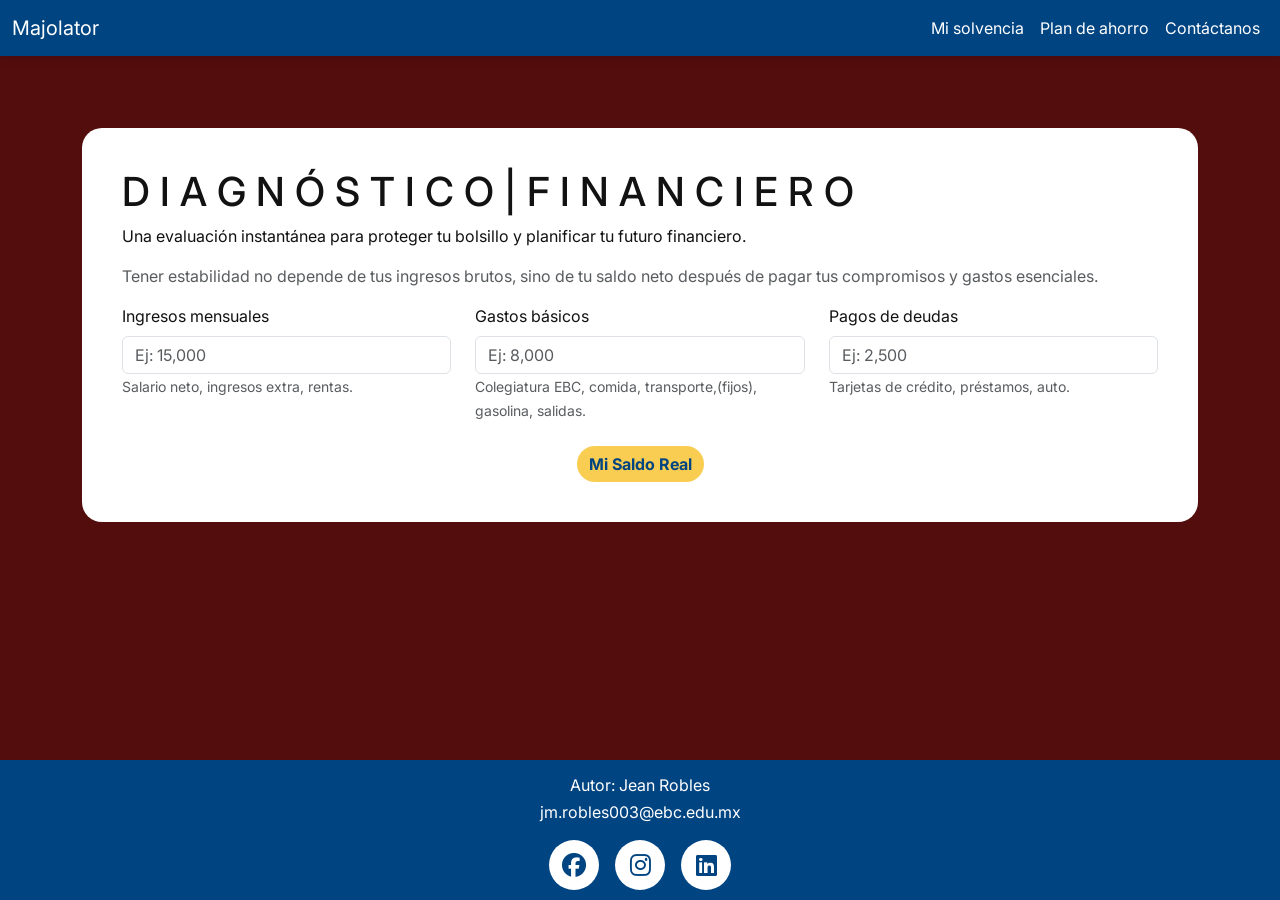
<file: index.html>
<!DOCTYPE html>
<html lang="es">
<head>
    <meta charset="UTF-8">
  <meta name="Calculadora para evaluar el estado financiero de una persona.">
  <meta name="keywords" content="Finanzas, Presupuestos, Salarios, Gastos, Ahorros">
  <meta name="author" content="Jean Robles">
  <meta name="viewport" content="width=device-width, initial-scale=1.0">

<!-- Este es un enlace externo para conectarse con el css utilizando el Bootstrap -->
  <link href="https://cdn.jsdelivr.net/npm/bootstrap@5.3.8/dist/css/bootstrap.min.css" rel="stylesheet">
<!-- Iconos (FontAwesome) para ilustrar las categorías -->
    <link rel="stylesheet" href="https://cdnjs.cloudflare.com/ajax/libs/font-awesome/6.4.0/css/all.min.css">
  <link href="https://fonts.googleapis.com/css2?family=Inter:wght@300;400;600;700&amp;display=swap" rel="stylesheet">

  <!--Enlace al style.css para aplicar estilos personalizados-->
<link rel="stylesheet" href="style1.css">
<title>Calculadora | Majolator</title>

</head>

<!-- INICIA EL CUERPO DE LA PÁGINA -->
<body>
    <nav class="navbar navbar-expand-lg navbar-custom fixed-top">
        <div class="container-fluid">
            <!-- Marca de la Aplicación -->
            <a class="navbar-brand" href="#">Majolator</a> <!-- aquí 
            vamos agregar un logo -->
            
            <!-- Botón de Toggler: Ahora abre el Offcanvas en móvil -->
            <button class="navbar-toggler" type="button" data-bs-toggle="offcanvas" data-bs-target="#offcanvasMenu" aria-controls="offcanvasMenu" aria-label="Toggle navigation">
                <span class="navbar-toggler-icon"></span>
            </button>
            
            <!-- Menú de Desktop: Solo visible cuando el navbar está expandido (>= lg) -->
            <div class="collapse navbar-collapse" id="navbarNavDesktop">
                <ul class="navbar-nav ms-auto">
                    <li class="nav-item">
                        <a class="nav-link active" aria-current="page" href="#calculadora">Mi solvencia</a>
                    </li>
                    <li class="nav-item">
                        <a class="nav-link" href="index1.html">Plan de ahorro</a>
                    </li>
                    <li class="nav-item">
                        <a class="nav-link" href="#contacto">Contáctanos</a>
                    </li>
                </ul>
            </div>
        </div>
    </nav>
<!-- MENU DE OFFCANVAS PARA CUANDO LA PANTALLA PEQUEÑA SE DESPLIEGUE EN EL LATERAL-->
 <div class="offcanvas offcanvas-end" tabindex="-1" id="offcanvasMenu" aria-labelledby="offcanvasMenuLabel">
      <div class="offcanvas-header"> <!-- Estilos aplicados en styles.css -->
        <h5 class="offcanvas-title" id="offcanvasMenuLabel">Menú de solvencia</h5>
        <!-- btn-close-white se usa para que el ícono de cierre sea blanco sobre fondo azul -->
        <button type="button" class="btn-close btn-close-white" data-bs-dismiss="offcanvas" aria-label="Close"></button>
      </div>
      <div class="offcanvas-body">
        <ul class="navbar-nav justify-content-end flex-grow-1 pe-3">
            <!-- Los links se cierran automáticamente al hacer click (data-bs-dismiss) -->
            <li class="nav-item">
                <a class="nav-link active" aria-current="page" href="#calculadora" data-bs-dismiss="offcanvas">Mi Balance</a>
            </li>
            <li class="nav-item">
                </li><li class="nav-item"><a class="nav-link" href="index1.html">¿Qué es 50/30/20?</a></li>
            
            <li class="nav-item">
                <a class="nav-link" href="#contacto" data-bs-dismiss="offcanvas">¿Dudas?</a>
            </li>
        </ul>
      </div>
    </div>

<!--SECCIÓN PRINCIPAL DE LA CALCULADORA-->

<div class="container my-5" id="calculadora">
        <div class="calculator-card">
            <h1 class="title">D I A G N Ó S T I C O  |  F I N A N C I E R O</h1>
            <p class="subtitle">Una evaluación instantánea para proteger tu bolsillo y planificar tu futuro financiero.</p>
            <p class="subtitle-description text-muted">Tener estabilidad no depende de tus ingresos brutos, sino de tu saldo neto después de pagar tus compromisos y gastos esenciales.</p>
            
            <div class="row g-4">
                <!-- Inputs adaptados a Finanzas Personales -->
                <!-- Sistema de Rejilla: Se adapta a Móvil, Tablet y Desktop -->
                <div class="col-12 col-md-6 col-lg-4">
                    <label for="monthlyIncome" class="form-label">Ingresos mensuales</label>
                    <input type="number" class="form-control" id="monthlyIncome" placeholder="Ej: 15,000" min="0">
                    <small class="text-muted">Salario neto, ingresos extra, rentas.</small>
                </div>
                
                <div class="col-12 col-md-6 col-lg-4">
                    <label for="livingExpenses" class="form-label">Gastos básicos</label>
                    <input type="number" class="form-control" id="livingExpenses" placeholder="Ej: 8,000" min="0">
                    <small class="text-muted">Colegiatura EBC, comida, transporte,(fijos), gasolina, salidas.</small>
                </div>
                
                <div class="col-12 col-md-6 col-lg-4">
                    <label for="debtPayments" class="form-label">Pagos de deudas</label>
                    <input type="number" class="form-control" id="debtPayments" placeholder="Ej: 2,500" min="0">
                    <small class="text-muted">Tarjetas de crédito, préstamos, auto.</small>
                </div>

                <!-- Botón de Acción -->
                <div class="col-12 mt-4 text-center">
                    <button class="btn btn-calculate" onclick="calculatePersonalSolvency()">
                        Mi Saldo Real
                    </button>
                </div>
            </div>

            <!-- Resultado Visual (El Semáforo Financiero) -->
            <div id="resultContainer" class="d-none">
                <h3 class="title">Mi Saldo Real</h3>
                <div id="resultValue" class="display-4 fw-bold my-2">--</div>
                <div id="resultAnalysis" class="fw-semibold mt-3">Ingresa tus datos para calcular.</div>
                
                <!-- Barra de progreso visual para el nivel de endeudamiento -->
                <div class="progress mt-4" style="height: 25px;">
                    <div id="debtProgressBar" class="progress-bar progress-bar-striped progress-bar-animated" role="progressbar" style="width: 0%" aria-valuenow="0" aria-valuemin="0" aria-valuemax="100">Nivel de Deuda</div>
                </div>
                <small class="text-muted d-block mt-2">Porcentaje de tus ingresos comprometidos en deuda.</small>
            </div>

        </div>
    </div>

    <footer id="main-footer">
    <p id="autor">Autor: Jean Robles</p>
  <p id="correo"><a href="mailto:iy.paez@ebc.edu.mx">jm.robles003@ebc.edu.mx</a></p>
     <div class="social"> 
   <a href="#" ><i class="fab fa-facebook"> </i> 
    <a href="#" ><i class="fab fa-instagram"> </i> 
      <a href="#" ><i class="fab fa-linkedin"> </i>
  </a>
  
    
       </div>
       
    </footer>
<!--ENLACE DEL JS DEL BOOTSTRAP-->
    <script src="https://cdn.jsdelivr.net/npm/bootstrap@5.3.8/dist/js/bootstrap.bundle.min.js"></script>

    <!-- enlace del js -->

    <script src="script.js"></script>
</body>
</html>
</file>
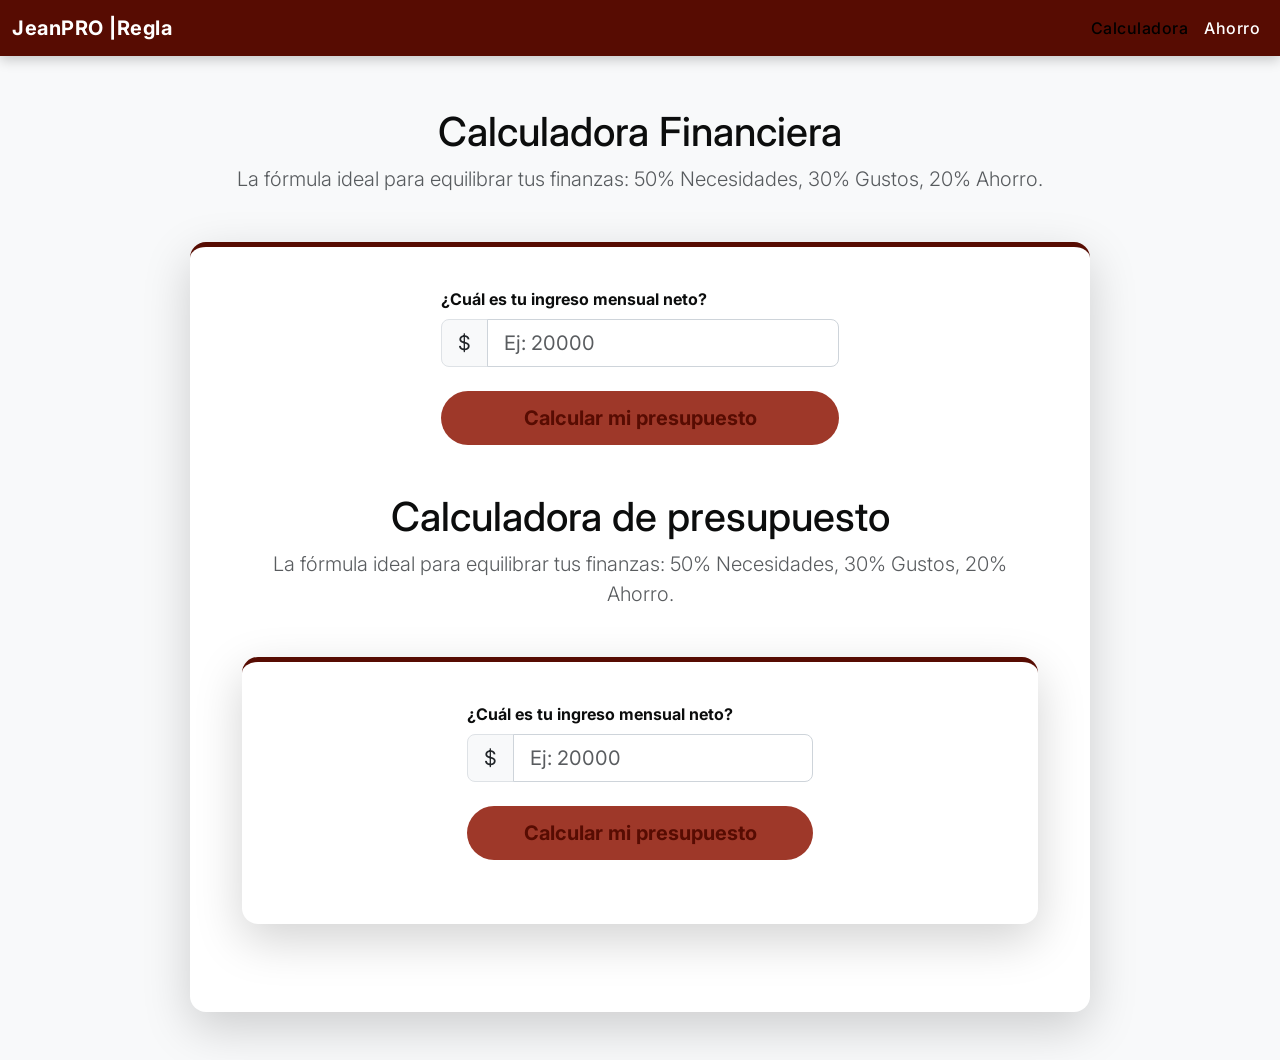
<file: index1.html>
<!DOCTYPE html>
<html>
<head>
 
  <meta charset="UTF-8">
  <meta name="Calculadora para evaluar el estado financiero de una persona.">
  <meta name="keywords" content="Finanzas, Presupuestos, Salarios, Gastos, Ahorros">
  <meta name="author" content="Juan Meza">
  <meta name="viewport" content="width=device-width, initial-scale=1.0">

<!-- Este es un enlace externo para conectarse con el css utilizando el Bootstrap -->
  <link href="https://cdn.jsdelivr.net/npm/bootstrap@5.3.8/dist/css/bootstrap.min.css" rel="stylesheet">

   <!-- Iconos (FontAwesome) para ilustrar las categorías -->
    <link rel="stylesheet" href="https://cdnjs.cloudflare.com/ajax/libs/font-awesome/6.4.0/css/all.min.css">
  
    <link href="https://fonts.googleapis.com/css2?family=Inter:wght@300;400;600;700&amp;display=swap" rel="stylesheet">

  <!--Enlace al style.css para aplicar estilos personalizados-->
<link rel="stylesheet" href="style.css">
<title>Regla 50/30/20 | Calculadora Presupuesto </title>
</head>


<!-- INICIA el CUERPO DE LA PAGINA-->
<body>

    <!--Navegacion responsive con grid con bootstrap-->

    <nav class="navbar navbar-expand-lg navbar-custom fixed-top">
        <div class="container-fluid">
            <a class="navbar-brand" href="#"> JeanPRO |Regla</a>
            
            <button class="navbar-toggler" type="button" data-bs-toggle="offcanvas" data-bs-target="#offcanvasMenu" aria-controls="offcanvasMenu" aria-label="Toggle navigation">
                <span class="navbar-toggler-icon"></span>
            </button>
            
            <!-- Menú Desktop -->
            <div class="collapse navbar-collapse" id="navbarNavDesktop">
                <ul class="navbar-nav ms-auto">
                    <li class="nav-item"><a class="nav-link active" href="index.html">Calculadora</a></li>
                    <!-- ¡ENLACE ACTUALIZADO! -->
                    
                    <li class="nav-item"><a class="nav-link" href="#">Ahorro</a></li>
                </ul>
            </div>
        </div>
    </nav>

    <!--Offcanvas Menu para cuando se haga mas pequeña la pantalla-->

    <div class="offcanvas offcanvas-end" tabindex="-1" id="offcanvasMenu" aria-labelledby="offcanvasMenuLabel">
      <div class="offcanvas-header">
        <h5 class="offcanvas-title" id="offcanvasMenuLabel">MENÚ FINANCIERO</h5>
        <button type="button" class="btn-close btn-close-white" data-bs-dismiss="offcanvas" aria-label="Close"></button>
      </div>
      <div class="offcanvas-body">
        <ul class="navbar-nav justify-content-end flex-grow-1 pe-3">
            <li class="nav-item"><a class="nav-link active" href="index.html" data-bs-dismiss="offcanvas">Calculadora</a></li>
            <li class="nav-item"><a class="nav-link" href="#" data-bs-dismiss="offcanvas">Contáctanos</a></li>
        </ul>
      </div>
    </div>

    <!--======================================================================-->
    <!--                CUERPO PRINCIPAL DE LA CALCULADORA 50/ 30/ 20.        -->
    <!--======================================================================-->

     <div class="container my-5 content-wrapper">
        <div class="text-center mb-5">
            <h1 class="main-title">Calculadora Financiera</h1>
            <p class="lead text-muted">La fórmula ideal para equilibrar tus finanzas: 50% Necesidades, 30% Gustos, 20% Ahorro.</p>
        </div>


        <div class="calculator-card shadow-lg">
            
            <!-- SECCIÓN 1: ENTRADA DE DATOS -->
            <div class="row justify-content-center mb-4">
                <div class="col-md-8 col-lg-6">
                    <label for="netIncome" class="form-label fw-bold">¿Cuál es tu ingreso mensual neto?</label>
                    <div class="input-group input-group-lg">
                        <span class="input-group-text bg-light">$</span>
                        <input type="number" class="form-control" id="netIncome" placeholder="Ej: 20000">
                    </div>
                    <div class="d-grid gap-2 mt-4">
                        <button class="btn btn-calculate btn-lg" onclick="calculateBudget()">
                            Calcular mi presupuesto
                        </button>
                    </div>
                </div>
            </div>

            <div class="container my-5 content-wrapper">
        <div class="text-center mb-5">
            <h1 class="main-title">Calculadora de presupuesto</h1>
            <p class="lead text-muted">La fórmula ideal para equilibrar tus finanzas: 50% Necesidades, 30% Gustos, 20% Ahorro.</p>
        </div>


        <div class="calculator-card shadow-lg">
            
            <!-- SECCIÓN 1: ENTRADA DE DATOS -->
            <div class="row justify-content-center mb-4">
                <div class="col-md-8 col-lg-6">
                    <label for="netIncome" class="form-label fw-bold">¿Cuál es tu ingreso mensual neto?</label>
                    <div class="input-group input-group-lg">
                        <span class="input-group-text bg-light">$</span>
                        <input type="number" class="form-control" id="netIncome" placeholder="Ej: 20000">
                    </div>
                    <div class="d-grid gap-2 mt-4">
                        <button class="btn btn-calculate btn-lg" onclick="calculateBudget()">
                            Calcular mi presupuesto
                        </button>
                    </div>
                </div>
            </div>

 <!-- SECCIÓN 2: RESULTADOS VISUALES (OCULTO AL INICIO) -->
            <div id="resultsSection" class="d-none animate-fade-in">
                <hr class="my-5">
                
                <h3 class="text-center mb-4" style="color: var(--color-primary);">Así deberías distribuir tu dinero:</h3>


                <!-- GRÁFICO CSS PURO -->
                <div class="chart-container mb-5">
                    <div class="pie-chart" id="budgetChart"></div>
                </div>


                <!-- TARJETAS DE DESGLOSE (GRID SYSTEM) -->
                <div class="row g-4">
                    
                    <!-- 50% NECESIDADES -->
                    <div class="col-12 col-md-4">
                        <div class="card h-100 result-card border-needs">
                            <div class="card-body text-center">
                                <div class="icon-circle bg-needs mb-3">
                                    <i class="fa-solid fa-house"></i>
                                </div>
                                <h5 class="card-title text-needs">50% Necesidades</h5>
                                <p class="display-6 fw-bold" id="valNeeds">$0</p>
                                <p class="card-text small text-muted">Renta, despensa, transporte, servicios básicos.</p>
                            </div>
                        </div>
                    </div>


                    <!-- 30% GUSTOS -->
                    <div class="col-12 col-md-4">
                        <div class="card h-100 result-card border-wants">
                            <div class="card-body text-center">
                                <div class="icon-circle bg-wants mb-3">
                                    <i class="fa-solid fa-plane"></i>
                                </div>
                                <h5 class="card-title text-wants">30% Gustos</h5>
                                <p class="display-6 fw-bold" id="valWants">$0</p>
                                <p class="card-text small text-muted">Salidas, ropa, streaming, hobbies.</p>
                            </div>
                        </div>
                    </div>


                    <!-- 20% AHORRO -->
                    <div class="col-12 col-md-4">
                        <div class="card h-100 result-card border-savings">
                            <div class="card-body text-center">
                                <div class="icon-circle bg-savings mb-3">
                                    <i class="fa-solid fa-piggy-bank"></i>
                                </div>
                                <h5 class="card-title text-savings">20% Ahorro</h5>
                                <p class="display-6 fw-bold" id="valSavings">$0</p>
                                <p class="card-text small text-muted">Fondo de emergencia, retiro, pago de deudas.</p>
                            </div>
                        </div>
                    </div>


                </div> <!-- Fin Row -->
            </div> <!-- Fin Results -->


        </div>
    </div>

    <!--ENLACE DEL JS DEL BOOTSTRAP-->
    <script src="https://cdn.jsdelivr.net/npm/bootstrap@5.3.8/dist/js/bootstrap.bundle.min.js"></script>

    <!-- enlace del js -->

    <script src="script1.js"></script>

    




</body>

</html>
</file>
<file: style1.css>
:root {
    --color-primary: #004481;   /* Azul  */
    --color-needs: #004481;     /* 50% - Azul Oscuro */
    --color-wants: #2DCCCD;     /* 30% - Aqua/Turquesa */
    --color-savings: #F8CD51;   /* 20% - Amarillo/Dorado */
    
    --color-bg: #F4F4F4;
    --color-text: #121212;
}


body {
    font-family: 'Inter', sans-serif;
    background-color: var(--color-bg);
    color: var(--color-text);
    display: flex;
    flex-direction: column;
    padding-top: 80px; /* Espacio para el navbar fijo */
    min-height: 100vh;
  }




/* === NAVBAR Y OFFCANVAS (CONSERVADOS) === */
.navbar-custom {
    background-color: var(--color-primary);
    box-shadow: 0 2px 10px rgba(0,0,0,0.1);
}
.navbar-brand, .nav-link {
    color: white !important;
}
.offcanvas-header {
    background-color: var(--color-primary);
    color: white;
}
.offcanvas-title {
    color: white;
}


/* === TARJETA PRINCIPAL === */
.calculator-card {
    background-color: white;
    border-radius: 20px;
    padding: 40px;
    border: none;
}


.main-title {
    color: var(--color-primary);
    font-weight: 700;
}


/* === BOTÓN DE CALCULAR === */
.btn-calculate {
    background-color: var(--color-savings); /* Amarillo llamativo */
    color: var(--color-primary);
    font-weight: 700;
    border: none;
    border-radius: 50px;
    transition: transform 0.2s;
}
.btn-calculate:hover {
    background-color: #e5bd40;
    transform: scale(1.02);
}


/* === ESTILOS DE RESULTADOS (LAS 3 TARJETAS) === */
.result-card {
    border: none;
    background-color: #f9f9f9;
    border-radius: 15px;
    transition: transform 0.3s;
}
.result-card:hover {
    transform: translateY(-5px);
    box-shadow: 0 10px 20px rgba(0,0,0,0.05);
}


/* Bordes superiores de colores */
.border-needs { border-top: 5px solid var(--color-needs); }
.border-wants { border-top: 5px solid var(--color-wants); }
.border-savings { border-top: 5px solid var(--color-savings); }


/* Textos de colores */
.text-needs { color: var(--color-needs); }
.text-wants { color: var(--color-wants); }
.text-savings { color: #dcb342; /* Un poco más oscuro para leerse bien */ }


/* Círculos de iconos */
.icon-circle {
    width: 60px;
    height: 60px;
    border-radius: 50%;
    margin: 0 auto;
    display: flex;
    align-items: center;
    justify-content: center;
    color: white;
    font-size: 1.5rem;
}
.bg-needs { background-color: var(--color-needs); }
.bg-wants { background-color: var(--color-wants); }
.bg-savings { background-color: var(--color-savings); }


/* === GRÁFICO DE PASTEL (CSS PURO) === */
.chart-container {
    display: flex;
    justify-content: center;
    align-items: center;
}
.pie-chart {
    width: 200px;
    height: 200px;
    border-radius: 50%;
    /* Truco de CSS para hacer un gráfico circular con gradiente cónico */
    background: conic-gradient(
        var(--color-needs) 0% 50%,   /* 0 a 50% Azul */
        var(--color-wants) 50% 80%,  /* 50 a 80% Aqua (30% total) */
        var(--color-savings) 80% 100% /* 80 a 100% Amarillo (20% total) */
    );
    box-shadow: 0 4px 15px rgba(0,0,0,0.2);
    position: relative;
}
/* Agujero del centro para hacerlo "Donut Chart" */
.pie-chart::after {
    content: "FINY";
    position: absolute;
    top: 50%; left: 50%;
    transform: translate(-50%, -50%);
    width: 120px; height: 120px;
    background: white;
    border-radius: 50%;
    display: flex;
    align-items: center;
    justify-content: center;
    font-weight: bold;
    color: var(--color-primary);
}


#main-footer {
  background: var(--color-primary);
  color:white;
  text-align:center;
  padding: 10px;
  margin-top:auto;
}


footer a {
    color: #ffffff; 
    text-decoration: none; /*  quita el subrayado si no te gusta */
    /*font-weight: bold; / Opcional: lo hace un poco más gordito para leerse mejor */
}


#autor{
  margin: 0.2rem;
  color:white;
  text-decoration: none;
}




.social {
  display: flex;
  gap: 1rem;
  justify-content: center;
  margin-top: 1rem;
}


.social a {
  display: inline-flex;
  align-items: center;
  justify-content: center;
  width: 50px;
  height: 50px;
  background: #ffffff;
  color: var(--color-primary);
  border-radius: 50%;
  text-decoration: none;
  font-size: 1.5rem;
}


/* Animación simple */
.animate-fade-in {
    animation: fadeIn 0.8s ease-in-out;
}
@keyframes fadeIn {
    from { opacity: 0; transform: translateY(20px); }
    to { opacity: 1; transform: translateY(0); }
}


/* Ajustes Móviles */
@media (max-width: 768px) {
    .calculator-card { padding: 20px; }
    .display-6 { font-size: 1.5rem; }
}

/*PANTALLA PEQUEÑA*/


@media (min-width: 600px){
  body{
    background-color:#d41b07;
    flex-direction: row;
  }
}

/*PANTALLA MEDIANA*/


@media (min-width: 600px){
  body{
    background-color:#696463;
    flex-direction: column;
  }
}

/*PANTALLA GRANDE*/


@media (min-width: 600px){
  body{
    background-color:#444d4e;
    flex-direction: column;
  }
}

/*PANTALLA EXTRAGRANDE*/


@media (min-width: 800px){
  body{
    background-color:#530d0d;
    flex-direction: column;
  }
}
</file>
<file: style.css>
/* ========================================= */
/* === ESTILOS PERSONALIZADOS Y MEDIA QUERIES === */
/* ========================================= */
:root {
    --color-primary: #570c02; /* Azul corporativo */
    --color-accent: #9e3829; /* Amarillo/Naranja de énfasis */
    --color-dark: #0c0d0d;
    --color-success: #28a745; /* Verde claro para "good" */
    --color-warning: #f6fe06; /* Naranja para "warning" */
    --color-danger: #dc3545; /* Rojo para "danger" */
    --color-bg: #f8f9fa; /* Fondo muy neutro y limpio */
}

body {
    font-family: 'Inter', sans-serif;
    background-color: var(--color-bg);
    color: var(--color-dark);
    padding-top: 60px;
}

/* Navbar personalizado */
.navbar-custom {
    background-color: var(--color-primary);
    box-shadow: 0 4px 12px rgba(0, 0, 0, 0.2);
}
.navbar-custom .nav-link, .navbar-custom .navbar-brand {
    color: #ffffff;
    font-weight: 500;
    letter-spacing: 0.5px;
}
.navbar-custom .nav-link:hover {
    color: var(--color-accent);
}
.navbar-custom .navbar-brand {
    font-weight: 700;
}

/* Tarjeta Principal */
.calculator-card {
    background-color: #ffffff;
    border-radius: 16px;
    box-shadow: 0 15px 35px rgba(0, 0, 0, 0.1);
    padding: 40px;
    margin: 40px auto;
    max-width: 900px;
    border-top: 5px solid var(--color-primary); /* Línea azul corporativa */
}

.title {
    color: var(--color-primary);
    font-weight: 800;
}

.subtitle {
    font-size: 1.1rem;
    color: #495057;
}

.form-control {
    border-radius: 8px;
    padding: 12px;
    border: 1px solid #ced4da;
    transition: border-color 0.3s;
}
.form-control:focus {
    border-color: var(--color-primary);
    box-shadow: 0 0 0 0.2rem rgba(0, 68, 129, 0.25);
}

/* Botón llamativo (usando el color de acento) */
.btn-calculate {
    background-color: var(--color-accent);
    color: var(--color-primary); /* Texto azul sobre fondo amarillo */
    font-weight: 700;
    padding: 12px 30px;
    border-radius: 50px;
    border: none;
    transition: transform 0.2s, box-shadow 0.2s;
}
.btn-calculate:hover {
    background-color: #ffd24d; /* Un tono un poco más claro al hacer hover */
    color: var(--color-primary);
    transform: translateY(-2px);
    box-shadow: 0 5px 15px rgba(255, 187, 0, 0.4);
}

/* Contenedor de Resultados */
#resultContainer {
    margin-top: 35px;
    padding: 30px;
    border-radius: 12px;
    text-align: center;
    background-color: #e9ecef; /* Fondo de resultado ligeramente gris */
    border: 1px solid #dee2e6;
}

/* Colores de estado para el resultado */
.text-excellent { color: var(--color-success); }
.text-warning { color: var(--color-warning); }
.text-danger { color: var(--color-danger); }

/* MEDIA QUERIES PARA ADAPTABILIDAD */
@media (max-width: 768px) {
    .calculator-card {
        padding: 20px;
        margin: 20px 10px;
    }
    .subtitle-description {
        display: none; /* Ocultar descripción larga en móvil */
    }
    .display-4 {
        font-size: 2rem; /* Texto más pequeño en móvil */
    }
}

#main-footer {
  background: var(--color-primary);
  color:white;
  text-align:center;
  padding: 10px;
  margin-top:auto;
}


footer a {
    color: #ffffff; 
    text-decoration: none; /*  quita el subrayado si no te gusta */
    font-weight: bold; /*Opcional: lo hace un poco más gordito para leerse mejor */
}


#autor{
  margin: 0.2rem;
  color:white;
  text-decoration: none;
}




.social {
  display: flex;
  gap: 1rem;
  justify-content: center;
  margin-top: 1rem;
}


.social a {
  display: inline-flex;
  align-items: center;
  justify-content: center;
  width: 50px;
  height: 50px;
  background: #ffffff;
  color: var(--color-primary);
  border-radius: 50%;
  text-decoration: none;
  font-size: 1.5rem;
}
</file>
